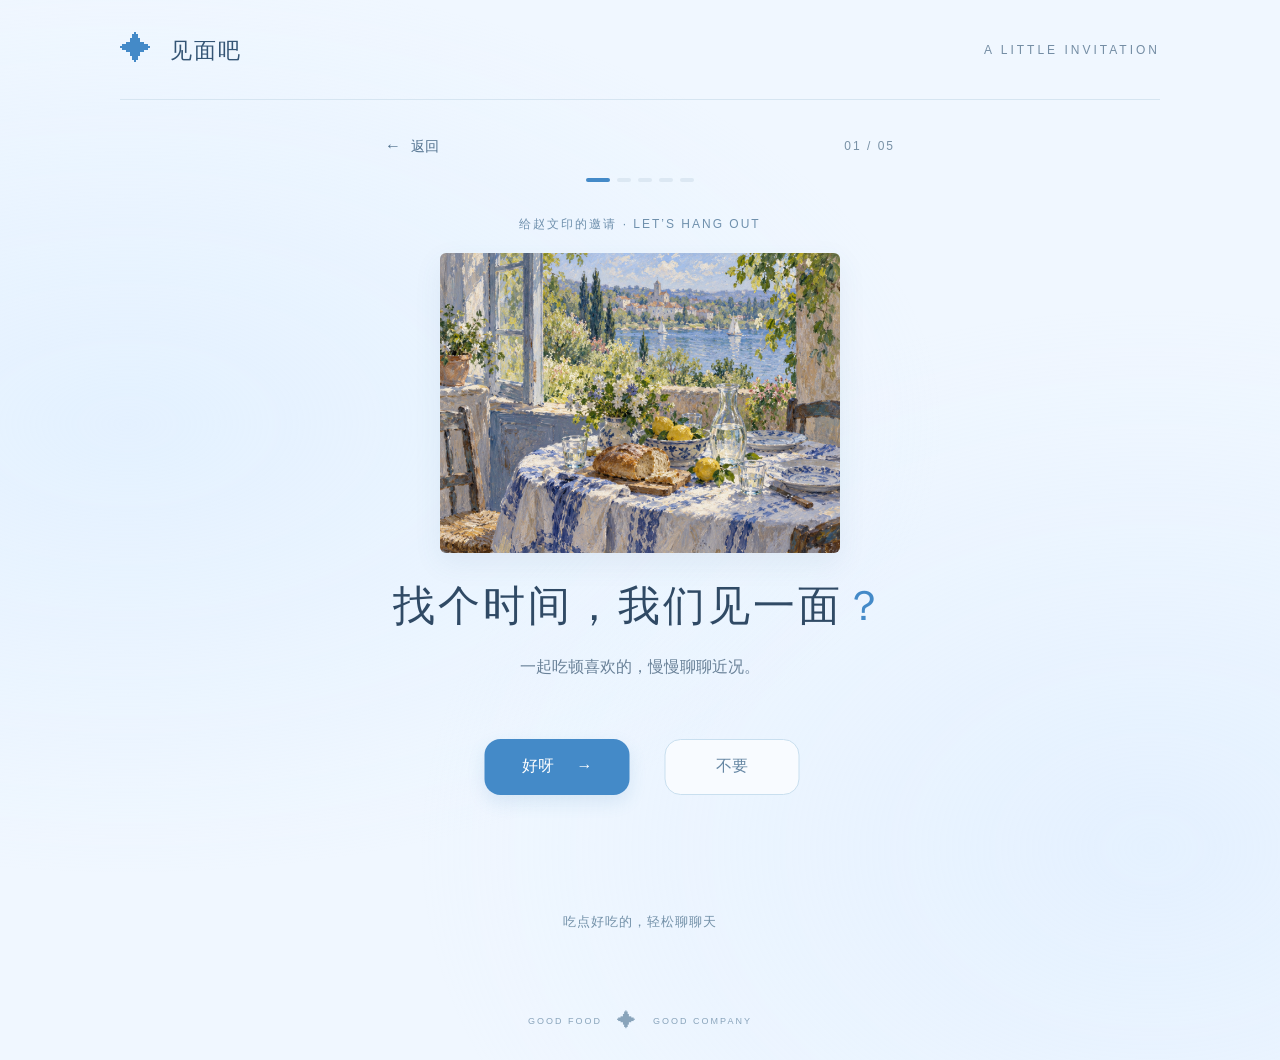
<file: index.html>
<!doctype html>
<html lang="zh-CN"><head><meta charset="UTF-8"><meta name="viewport" content="width=device-width, initial-scale=1, viewport-fit=cover"><meta name="theme-color" content="#f0f7ff"><title>见面吧 · 一份约饭邀请</title><link rel="stylesheet" href="style.css"></head>
<body><div class="shell"><header><a class="brand" href="#1"><span>✦</span> 见面吧</a><span class="edition">A LITTLE INVITATION</span></header><main><nav class="topline"><button class="back" id="back" aria-label="返回上一页">← <span>返回</span></button><span id="stepText">01 / 05</span></nav><div class="progress" aria-label="邀约进度"><i></i><i></i><i></i><i></i><i></i></div>
<section id="page1" class="page"><div class="eyebrow">给赵文印的邀请 · LET’S HANG OUT</div><img class="art" src="impressionist-table.png" alt="印象派油画：窗边浅蓝色餐桌与河畔花园"><h1>找个时间，<br>我们见一面<span>？</span></h1><p class="subtitle">一起吃顿喜欢的，慢慢聊聊近况。</p><div class="play-area" id="playArea"><button id="yes" class="primary">好呀 <span>→</span></button><button id="no" class="secondary">不要</button></div><p class="whisper">吃点好吃的，轻松聊聊天</p></section>
<section id="page2" class="page" hidden><div class="eyebrow">约饭成功 · SOUNDS GOOD</div><div class="shy" aria-label="笑脸和庆祝">😄<span>🙌</span></div><h1>那就说好啦<span>！</span></h1><p class="subtitle">那就一起好好吃顿饭。<br>一起挑个好时间吧。</p><button class="primary wide" data-next="3">继续 <span>→</span></button><p class="whisper">好吃的值得一起分享</p></section>
<section id="page3" class="page" hidden><div class="eyebrow">留一点时间 · MAKE A LITTLE TIME</div><div class="small-icon">🗓️</div><h1>哪天见面呢<span>？</span></h1><p class="subtitle">选个彼此方便的时间，不用赶。</p><form id="dateForm"><label for="date">吃饭日期</label><input type="date" id="date" required><label for="time">见面时间</label><input type="time" id="time" required value="17:00"><p id="dateError" class="error" role="alert"></p><button type="submit" class="primary wide">选好了，去挑好吃的 <span>→</span></button></form></section>
<section id="page4" class="page" hidden><div class="eyebrow">一起好好吃饭 · SOMETHING DELICIOUS</div><h1>想一起吃什么<span>？</span></h1><p class="subtitle">看看今天想吃哪一口。</p><div id="foods" class="food-grid" role="group" aria-label="选择餐食"></div><p class="whisper">选中喜欢的，就安排这家口味</p></section>
<section id="page5" class="page" hidden><div class="eyebrow">约饭小票 · SEE YOU SOON</div><div class="ticket"><div class="result-art" id="resultArt" role="img" aria-label="所选餐食"></div><h1>见面吧<span>，</span><br>就这么说定了。</h1><p class="ticket-note">好好吃饭，顺便聊聊最近。</p><div class="perforation"></div><dl><div><dt>吃饭日期</dt><dd id="resultDate"></dd></div><div><dt>见面时间</dt><dd id="resultTime"></dd></div><div><dt>一起去吃</dt><dd id="resultFood"></dd></div></dl><span class="ticket-footer">GOOD FOOD · GOOD COMPANY</span></div><button id="save" class="save wide">↓ 保存海报</button><button id="share" class="share">分享约饭安排 ↗</button><p id="saveStatus" class="whisper" role="status"></p><div id="posterPreview" hidden><p>长按图片也可以保存</p><img id="posterImage" alt="约饭海报"></div></section>
</main><footer><span>GOOD FOOD</span><b>✦</b><span>GOOD COMPANY</span></footer></div><script src="app.js"></script></body></html>
</file>
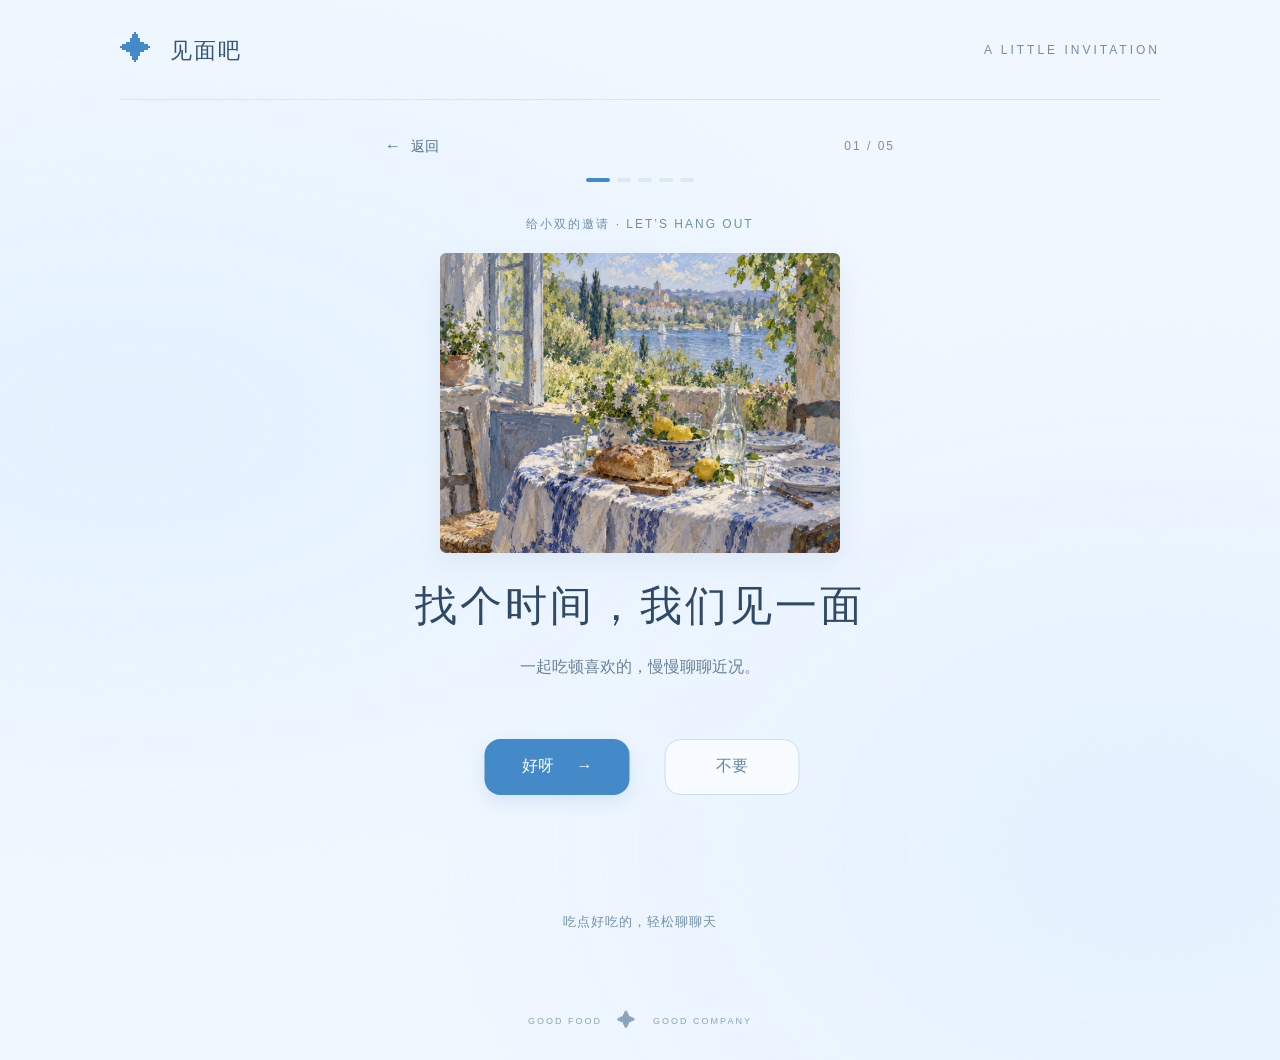
<file: xiaoshuang/index.html>
<!doctype html>
<html lang="zh-CN"><head><meta charset="UTF-8"><meta name="viewport" content="width=device-width, initial-scale=1, viewport-fit=cover"><meta name="theme-color" content="#f0f7ff"><title>见面吧 · 一份约饭邀请</title><link rel="stylesheet" href="style.css"></head>
<body><div class="shell"><header><a class="brand" href="#1"><span>✦</span> 见面吧</a><span class="edition">A LITTLE INVITATION</span></header><main><nav class="topline"><button class="back" id="back" aria-label="返回上一页">← <span>返回</span></button><span id="stepText">01 / 05</span></nav><div class="progress" aria-label="邀约进度"><i></i><i></i><i></i><i></i><i></i></div>
<section id="page1" class="page"><div class="eyebrow">给小双的邀请 · LET’S HANG OUT</div><img class="art" src="../impressionist-table.png" alt="印象派油画：窗边浅蓝色餐桌与河畔花园"><h1>找个时间，<br>我们见一面</h1><p class="subtitle">一起吃顿喜欢的，慢慢聊聊近况。</p><div class="play-area" id="playArea"><button id="yes" class="primary">好呀 <span>→</span></button><button id="no" class="secondary">不要</button></div><p class="whisper">吃点好吃的，轻松聊聊天</p></section>
<section id="page2" class="page" hidden><div class="eyebrow">约饭成功 · SOUNDS GOOD</div><div class="shy" aria-label="笑脸和庆祝">😄<span>🙌</span></div><h1>那就说好啦<span>！</span></h1><p class="subtitle">那就一起好好吃顿饭。<br>一起挑个好时间吧。</p><button class="primary wide" data-next="3">继续 <span>→</span></button><p class="whisper">好吃的值得一起分享</p></section>
<section id="page3" class="page" hidden><div class="eyebrow">留一点时间 · MAKE A LITTLE TIME</div><div class="small-icon">🗓️</div><h1>哪天见面呢<span>？</span></h1><p class="subtitle">选个彼此方便的时间，不用赶。</p><form id="dateForm"><label for="date">吃饭日期</label><input type="date" id="date" required><label for="time">见面时间</label><input type="time" id="time" required value="17:00"><p id="dateError" class="error" role="alert"></p><button type="submit" class="primary wide">选好了，去挑好吃的 <span>→</span></button></form></section>
<section id="page4" class="page" hidden><div class="eyebrow">一起好好吃饭 · SOMETHING DELICIOUS</div><h1>想一起吃什么<span>？</span></h1><p class="subtitle">看看今天想吃哪一口。</p><div id="foods" class="food-grid" role="group" aria-label="选择餐食"></div><p class="whisper">选中喜欢的，就安排这家口味</p></section>
<section id="page5" class="page" hidden><div class="eyebrow">约饭小票 · SEE YOU SOON</div><div class="ticket"><div class="result-art" id="resultArt" role="img" aria-label="所选餐食"></div><h1>见面吧<span>，</span><br>就这么说定了。</h1><p class="ticket-note">好好吃饭，顺便聊聊最近。</p><div class="perforation"></div><dl><div><dt>吃饭日期</dt><dd id="resultDate"></dd></div><div><dt>见面时间</dt><dd id="resultTime"></dd></div><div><dt>一起去吃</dt><dd id="resultFood"></dd></div></dl><span class="ticket-footer">GOOD FOOD · GOOD COMPANY</span></div><button id="save" class="save wide">↓ 保存海报</button><button id="share" class="share">分享约饭安排 ↗</button><p id="saveStatus" class="whisper" role="status"></p><div id="posterPreview" hidden><p>长按图片也可以保存</p><img id="posterImage" alt="约饭海报"></div></section>
</main><footer><span>GOOD FOOD</span><b>✦</b><span>GOOD COMPANY</span></footer></div><script src="app.js"></script></body></html>
</file>
<file: style.css>
:root{font-family:-apple-system,BlinkMacSystemFont,"PingFang SC","Microsoft YaHei",sans-serif;color:#304a65;background:#f0f7ff;font-synthesis:none;--blue:#448ac8;--muted:#698198}*{box-sizing:border-box}body{margin:0;background:radial-gradient(ellipse at 10% 40%,#d9ecff88,transparent 50%),radial-gradient(ellipse at 90% 80%,#d7eaff77,transparent 45%),#f0f7ff}button,a,input{-webkit-tap-highlight-color:transparent}button,input{font:inherit}button{cursor:pointer;touch-action:manipulation;border:0}button:focus-visible,a:focus-visible,input:focus-visible{outline:3px solid #2369a6;outline-offset:5px}button:active{filter:brightness(.97)}.shell{max-width:1120px;margin:auto;min-height:100svh;display:flex;flex-direction:column;padding:0 40px}header{height:100px;display:flex;align-items:center;justify-content:space-between;border-bottom:1px solid #d6e5f1}.brand{text-decoration:none;font-weight:650;font-size:22px;color:#345575;letter-spacing:2px}.brand span{font-size:32px;color:var(--blue);vertical-align:-2px;margin-right:8px}.edition{font-size:12px;letter-spacing:3px;color:#748da4}main{width:100%;max-width:510px;margin:32px auto 40px;flex:1}.topline{display:flex;align-items:center;justify-content:space-between;color:#7891a6;font-size:12px;letter-spacing:2px}.back{background:transparent;color:#52728f;padding:10px 0;min-width:65px;min-height:44px;text-align:left;font-size:16px;letter-spacing:0}.back span{font-size:14px;margin-left:6px}.progress{display:flex;gap:7px;margin:10px auto 34px;width:108px}.progress i{height:4px;width:16px;border-radius:5px;background:#dce8f3}.progress i.current{background:var(--blue);width:28px}.progress i.done{background:#a8cdec}.page{text-align:center;animation:arrive .4s ease}.page[hidden]{display:none}.eyebrow{font-size:12px;letter-spacing:2px;color:#6f90ad;margin-bottom:10px}.art{display:block;width:220px;height:190px;object-fit:cover;margin:0 auto 12px;border-radius:36px;mix-blend-mode:multiply}h1{font-family:"Songti SC","Noto Serif CJK SC",STSong,serif;font-weight:600;font-size:42px;line-height:1.42;letter-spacing:3px;margin:10px 0 15px}h1 span{color:var(--blue)}.subtitle{font-size:16px;line-height:1.9;color:var(--muted);margin:0 0 24px}.primary,.secondary,.save{border-radius:16px;min-height:56px;padding:15px 28px;font-weight:600;font-size:16px}.primary{background:var(--blue);color:white;box-shadow:0 7px 18px #4385b724}.primary span{margin-left:18px}.secondary{background:#f8fbff;color:#6687a4;border:1px solid #c9dfef}.play-area{height:190px;position:relative;width:100%;max-width:460px;margin:0 auto}.play-area button{position:absolute;top:32%;transform:translate(-50%,-50%);transition:left 360ms ease,top 360ms ease,transform 360ms ease}.play-area #yes{left:32%;z-index:10;min-width:145px}.play-area #no{left:70%;width:135px;padding:14px 6px}.play-area.escaped #yes{left:50%;top:50%;transform:translate(-50%,-50%);z-index:100}.play-area.escaped #no{transform:translate(0,0)}.whisper{font-size:13px;line-height:1.7;letter-spacing:1px;color:#7290a8;margin:15px 0}.wide{display:block;width:100%;max-width:360px;margin:26px auto 0}.shy{font-size:98px;padding:55px 0 35px;position:relative}.shy span{font-size:45px;display:inline-block;transform:rotate(14deg);margin-left:-15px}.small-icon{font-size:60px;margin:28px 0}form{text-align:left;max-width:360px;margin:34px auto 0}label{display:block;color:#476c8d;font-size:14px;margin:20px 0 10px}input{width:100%;min-width:0;min-height:58px;border:1px solid #cfdfed;border-radius:14px;padding:15px;background:#f8fbff;color:#365a78;font-size:17px;appearance:none}.error{color:#ae3e45;font-size:14px;min-height:18px;margin:8px 0}.food-grid{display:grid;grid-template-columns:repeat(3,minmax(0,1fr));gap:13px;margin:35px 0 28px}.food{background:#f8fbff;border:1px solid #d3e3f0;border-radius:20px;position:relative;min-height:112px;padding:17px 5px;color:#486b8b;transition:background .2s,border-color .2s,transform .2s}.food .emoji{font-size:33px;display:block;margin-bottom:10px}.food .check{display:none;position:absolute;right:9px;top:6px;background:#397fba;color:white;border-radius:50%;width:21px;height:21px;line-height:21px;font-size:13px}.food.selected{background:#cfe7fb;border-color:#579bd1;transform:translateY(-3px)}.food.selected .check{display:block}.ticket{max-width:360px;margin:20px auto 0;background:#fcfeff;border:1px solid #d3e5f3;border-radius:23px;padding:14px 27px 25px;box-shadow:0 12px 40px #46779a0b}.result-art{width:155px;height:125px;object-fit:cover;border-radius:30px;mix-blend-mode:multiply}.ticket h1{font-size:29px;letter-spacing:2px;margin:2px 0 12px}.ticket-note{font-size:12px;color:#6d8aa2;line-height:1.8}.perforation{border-top:1px dashed #c9dfef;margin:25px -27px}dl{margin:0}dl div{display:flex;align-items:center;justify-content:space-between;margin:15px 0;gap:10px}dt{font-size:13px;color:#7390a9}dd{font-size:15px;font-weight:600;margin:0}.ticket-footer{font-size:10px;letter-spacing:2px;display:block;margin-top:26px;color:#809fb7}.save{background:#f4d77e;color:#705725;box-shadow:0 5px 16px #e6b64017}.share{background:transparent;min-height:44px;color:#557e9f;font-size:14px;margin:10px auto 0}#posterPreview p{font-size:14px;color:#587c99}#posterImage{max-width:100%;width:300px;border-radius:15px}footer{display:flex;align-items:center;justify-content:center;gap:15px;padding:22px 0 28px;color:#89a4bb;font-size:9px;letter-spacing:2px}footer b{font-size:19px;font-weight:normal}@keyframes arrive{from{opacity:0;transform:translateY(9px)}to{opacity:1;transform:translateY(0)}}@media(min-width:800px){#page1 h1 br{display:none}.art{width:255px;height:215px}main{margin-top:24px}.food-grid{max-width:410px;margin-left:auto;margin-right:auto}}@media(max-width:560px){.shell{padding:0 24px}header{height:72px}.edition{font-size:9px;letter-spacing:1.6px}.brand{font-size:19px}main{margin:16px auto 20px}.progress{margin:6px auto 22px}h1{font-size:36px}.art{width:200px;height:175px}.eyebrow{font-size:11px;letter-spacing:1.4px}.subtitle{font-size:15px}.food-grid{gap:10px}.food{min-height:110px}footer{gap:9px;font-size:8px;letter-spacing:1px}.play-area{height:210px}.ticket{padding:12px 22px 22px}.perforation{margin-left:-22px;margin-right:-22px}}@media(prefers-reduced-motion:reduce){.page{animation:none}}

.food-art{display:block;width:44px;height:38px;object-fit:cover;border-radius:9px;margin:0 auto;mix-blend-mode:multiply}.food .emoji:has(.food-art){height:38px}

#page1 .art{width:min(100%,400px);height:auto;aspect-ratio:4/3;object-fit:cover;border-radius:6px;mix-blend-mode:normal;margin:20px auto 24px;box-shadow:0 10px 28px #42698716}@media(max-width:560px){#page1 .art{width:min(100%,330px);margin:16px auto 22px}}

#resultArt{display:flex;align-items:center;justify-content:center;margin:0 auto;font-size:90px;line-height:1;font-family:"Apple Color Emoji","Segoe UI Emoji","Noto Color Emoji",sans-serif}#resultArt img{width:100%;height:100%;object-fit:cover;border-radius:30px}
</file>
<file: xiaoshuang/style.css>
:root{font-family:-apple-system,BlinkMacSystemFont,"PingFang SC","Microsoft YaHei",sans-serif;color:#304a65;background:#f0f7ff;font-synthesis:none;--blue:#448ac8;--muted:#698198}*{box-sizing:border-box}body{margin:0;background:radial-gradient(ellipse at 10% 40%,#d9ecff88,transparent 50%),radial-gradient(ellipse at 90% 80%,#d7eaff77,transparent 45%),#f0f7ff}button,a,input{-webkit-tap-highlight-color:transparent}button,input{font:inherit}button{cursor:pointer;touch-action:manipulation;border:0}button:focus-visible,a:focus-visible,input:focus-visible{outline:3px solid #2369a6;outline-offset:5px}button:active{filter:brightness(.97)}.shell{max-width:1120px;margin:auto;min-height:100svh;display:flex;flex-direction:column;padding:0 40px}header{height:100px;display:flex;align-items:center;justify-content:space-between;border-bottom:1px solid #d6e5f1}.brand{text-decoration:none;font-weight:650;font-size:22px;color:#345575;letter-spacing:2px}.brand span{font-size:32px;color:var(--blue);vertical-align:-2px;margin-right:8px}.edition{font-size:12px;letter-spacing:3px;color:#748da4}main{width:100%;max-width:510px;margin:32px auto 40px;flex:1}.topline{display:flex;align-items:center;justify-content:space-between;color:#7891a6;font-size:12px;letter-spacing:2px}.back{background:transparent;color:#52728f;padding:10px 0;min-width:65px;min-height:44px;text-align:left;font-size:16px;letter-spacing:0}.back span{font-size:14px;margin-left:6px}.progress{display:flex;gap:7px;margin:10px auto 34px;width:108px}.progress i{height:4px;width:16px;border-radius:5px;background:#dce8f3}.progress i.current{background:var(--blue);width:28px}.progress i.done{background:#a8cdec}.page{text-align:center;animation:arrive .4s ease}.page[hidden]{display:none}.eyebrow{font-size:12px;letter-spacing:2px;color:#6f90ad;margin-bottom:10px}.art{display:block;width:220px;height:190px;object-fit:cover;margin:0 auto 12px;border-radius:36px;mix-blend-mode:multiply}h1{font-family:"Songti SC","Noto Serif CJK SC",STSong,serif;font-weight:600;font-size:42px;line-height:1.42;letter-spacing:3px;margin:10px 0 15px}h1 span{color:var(--blue)}.subtitle{font-size:16px;line-height:1.9;color:var(--muted);margin:0 0 24px}.primary,.secondary,.save{border-radius:16px;min-height:56px;padding:15px 28px;font-weight:600;font-size:16px}.primary{background:var(--blue);color:white;box-shadow:0 7px 18px #4385b724}.primary span{margin-left:18px}.secondary{background:#f8fbff;color:#6687a4;border:1px solid #c9dfef}.play-area{height:190px;position:relative;width:100%;max-width:460px;margin:0 auto}.play-area button{position:absolute;top:32%;transform:translate(-50%,-50%);transition:left 360ms ease,top 360ms ease,transform 360ms ease}.play-area #yes{left:32%;z-index:10;min-width:145px}.play-area #no{left:70%;width:135px;padding:14px 6px}.play-area.escaped #yes{left:50%;top:50%;transform:translate(-50%,-50%);z-index:100}.play-area.escaped #no{transform:translate(0,0)}.whisper{font-size:13px;line-height:1.7;letter-spacing:1px;color:#7290a8;margin:15px 0}.wide{display:block;width:100%;max-width:360px;margin:26px auto 0}.shy{font-size:98px;padding:55px 0 35px;position:relative}.shy span{font-size:45px;display:inline-block;transform:rotate(14deg);margin-left:-15px}.small-icon{font-size:60px;margin:28px 0}form{text-align:left;max-width:360px;margin:34px auto 0}label{display:block;color:#476c8d;font-size:14px;margin:20px 0 10px}input{width:100%;min-width:0;min-height:58px;border:1px solid #cfdfed;border-radius:14px;padding:15px;background:#f8fbff;color:#365a78;font-size:17px;appearance:none}.error{color:#ae3e45;font-size:14px;min-height:18px;margin:8px 0}.food-grid{display:grid;grid-template-columns:repeat(3,minmax(0,1fr));gap:13px;margin:35px 0 28px}.food{background:#f8fbff;border:1px solid #d3e3f0;border-radius:20px;position:relative;min-height:112px;padding:17px 5px;color:#486b8b;transition:background .2s,border-color .2s,transform .2s}.food .emoji{font-size:33px;display:block;margin-bottom:10px}.food .check{display:none;position:absolute;right:9px;top:6px;background:#397fba;color:white;border-radius:50%;width:21px;height:21px;line-height:21px;font-size:13px}.food.selected{background:#cfe7fb;border-color:#579bd1;transform:translateY(-3px)}.food.selected .check{display:block}.ticket{max-width:360px;margin:20px auto 0;background:#fcfeff;border:1px solid #d3e5f3;border-radius:23px;padding:14px 27px 25px;box-shadow:0 12px 40px #46779a0b}.result-art{width:155px;height:125px;object-fit:cover;border-radius:30px;mix-blend-mode:multiply}.ticket h1{font-size:29px;letter-spacing:2px;margin:2px 0 12px}.ticket-note{font-size:12px;color:#6d8aa2;line-height:1.8}.perforation{border-top:1px dashed #c9dfef;margin:25px -27px}dl{margin:0}dl div{display:flex;align-items:center;justify-content:space-between;margin:15px 0;gap:10px}dt{font-size:13px;color:#7390a9}dd{font-size:15px;font-weight:600;margin:0}.ticket-footer{font-size:10px;letter-spacing:2px;display:block;margin-top:26px;color:#809fb7}.save{background:#f4d77e;color:#705725;box-shadow:0 5px 16px #e6b64017}.share{background:transparent;min-height:44px;color:#557e9f;font-size:14px;margin:10px auto 0}#posterPreview p{font-size:14px;color:#587c99}#posterImage{max-width:100%;width:300px;border-radius:15px}footer{display:flex;align-items:center;justify-content:center;gap:15px;padding:22px 0 28px;color:#89a4bb;font-size:9px;letter-spacing:2px}footer b{font-size:19px;font-weight:normal}@keyframes arrive{from{opacity:0;transform:translateY(9px)}to{opacity:1;transform:translateY(0)}}@media(min-width:800px){#page1 h1 br{display:none}.art{width:255px;height:215px}main{margin-top:24px}.food-grid{max-width:410px;margin-left:auto;margin-right:auto}}@media(max-width:560px){.shell{padding:0 24px}header{height:72px}.edition{font-size:9px;letter-spacing:1.6px}.brand{font-size:19px}main{margin:16px auto 20px}.progress{margin:6px auto 22px}h1{font-size:36px}.art{width:200px;height:175px}.eyebrow{font-size:11px;letter-spacing:1.4px}.subtitle{font-size:15px}.food-grid{gap:10px}.food{min-height:110px}footer{gap:9px;font-size:8px;letter-spacing:1px}.play-area{height:210px}.ticket{padding:12px 22px 22px}.perforation{margin-left:-22px;margin-right:-22px}}@media(prefers-reduced-motion:reduce){.page{animation:none}}

.food-art{display:block;width:44px;height:38px;object-fit:cover;border-radius:9px;margin:0 auto;mix-blend-mode:multiply}.food .emoji:has(.food-art){height:38px}

#page1 .art{width:min(100%,400px);height:auto;aspect-ratio:4/3;object-fit:cover;border-radius:6px;mix-blend-mode:normal;margin:20px auto 24px;box-shadow:0 10px 28px #42698716}@media(max-width:560px){#page1 .art{width:min(100%,330px);margin:16px auto 22px}}

#resultArt{display:flex;align-items:center;justify-content:center;margin:0 auto;font-size:90px;line-height:1;font-family:"Apple Color Emoji","Segoe UI Emoji","Noto Color Emoji",sans-serif}#resultArt img{width:100%;height:100%;object-fit:cover;border-radius:30px}
</file>
